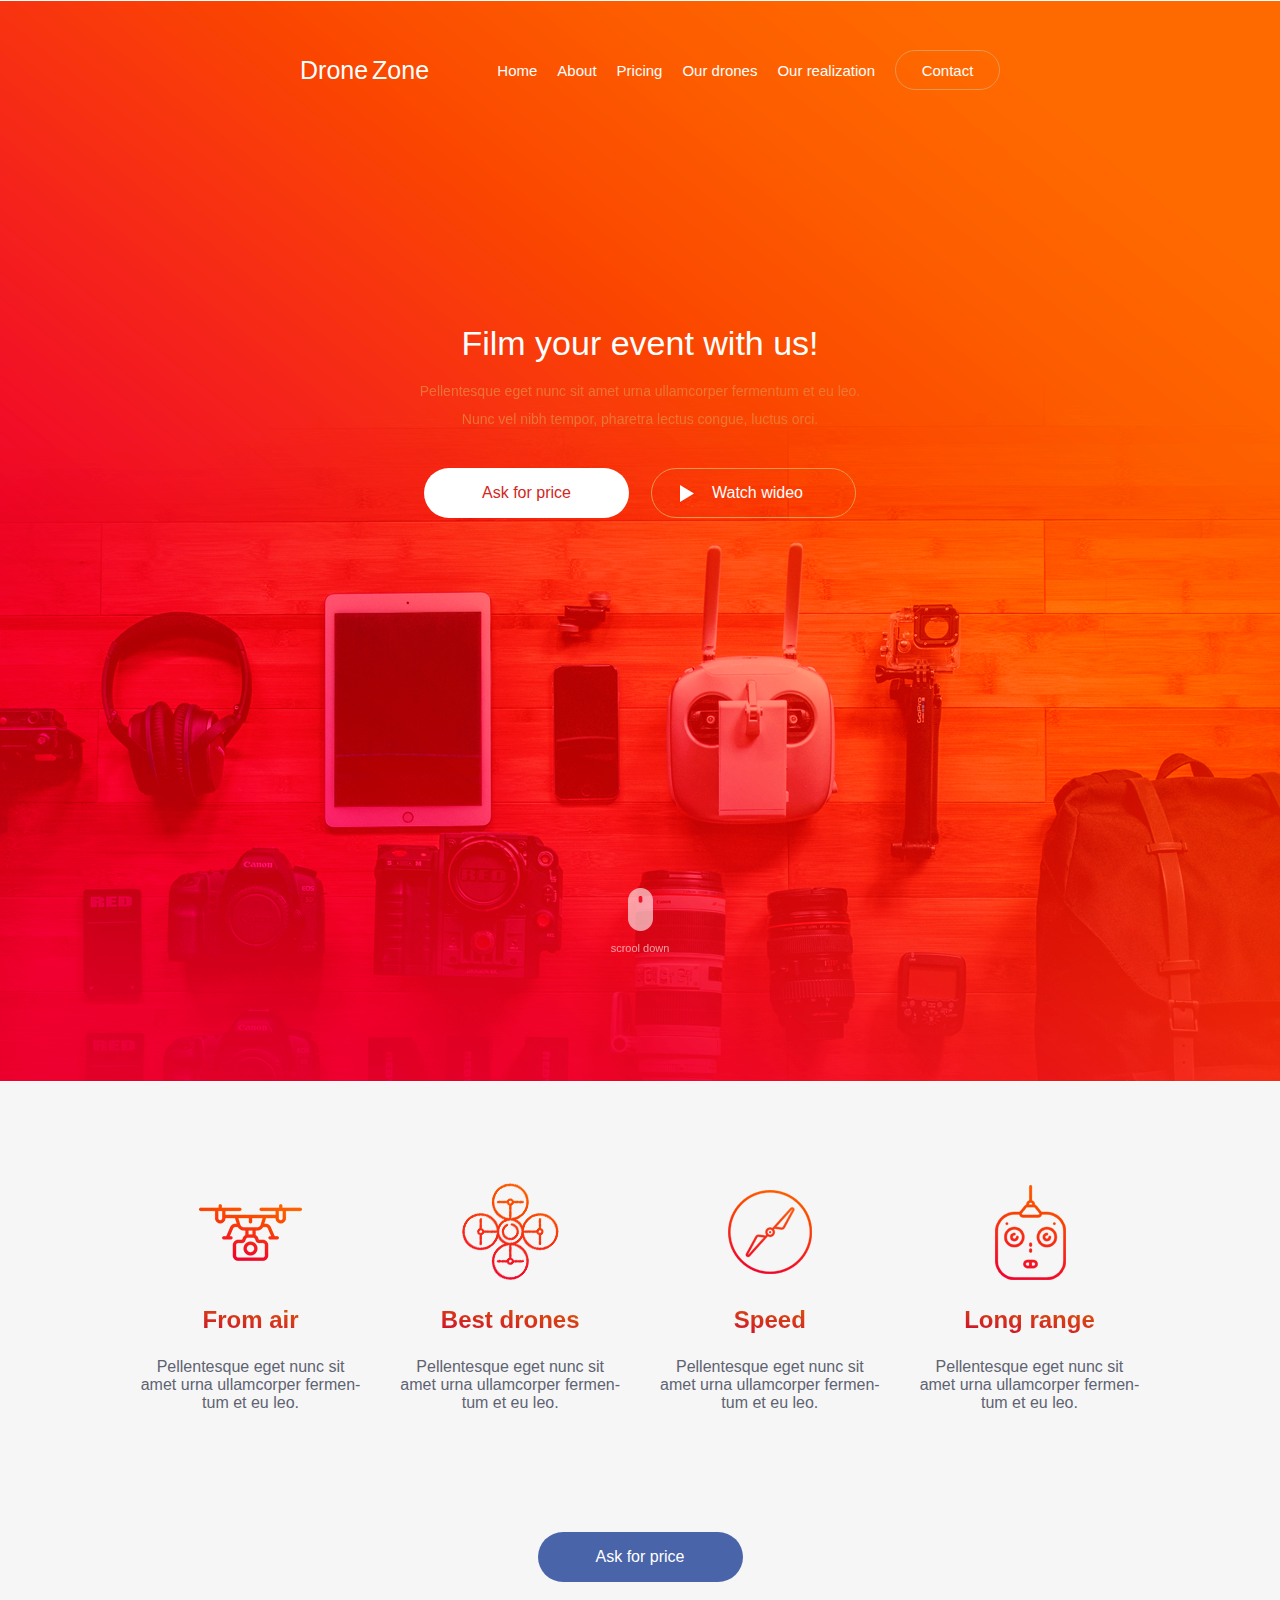
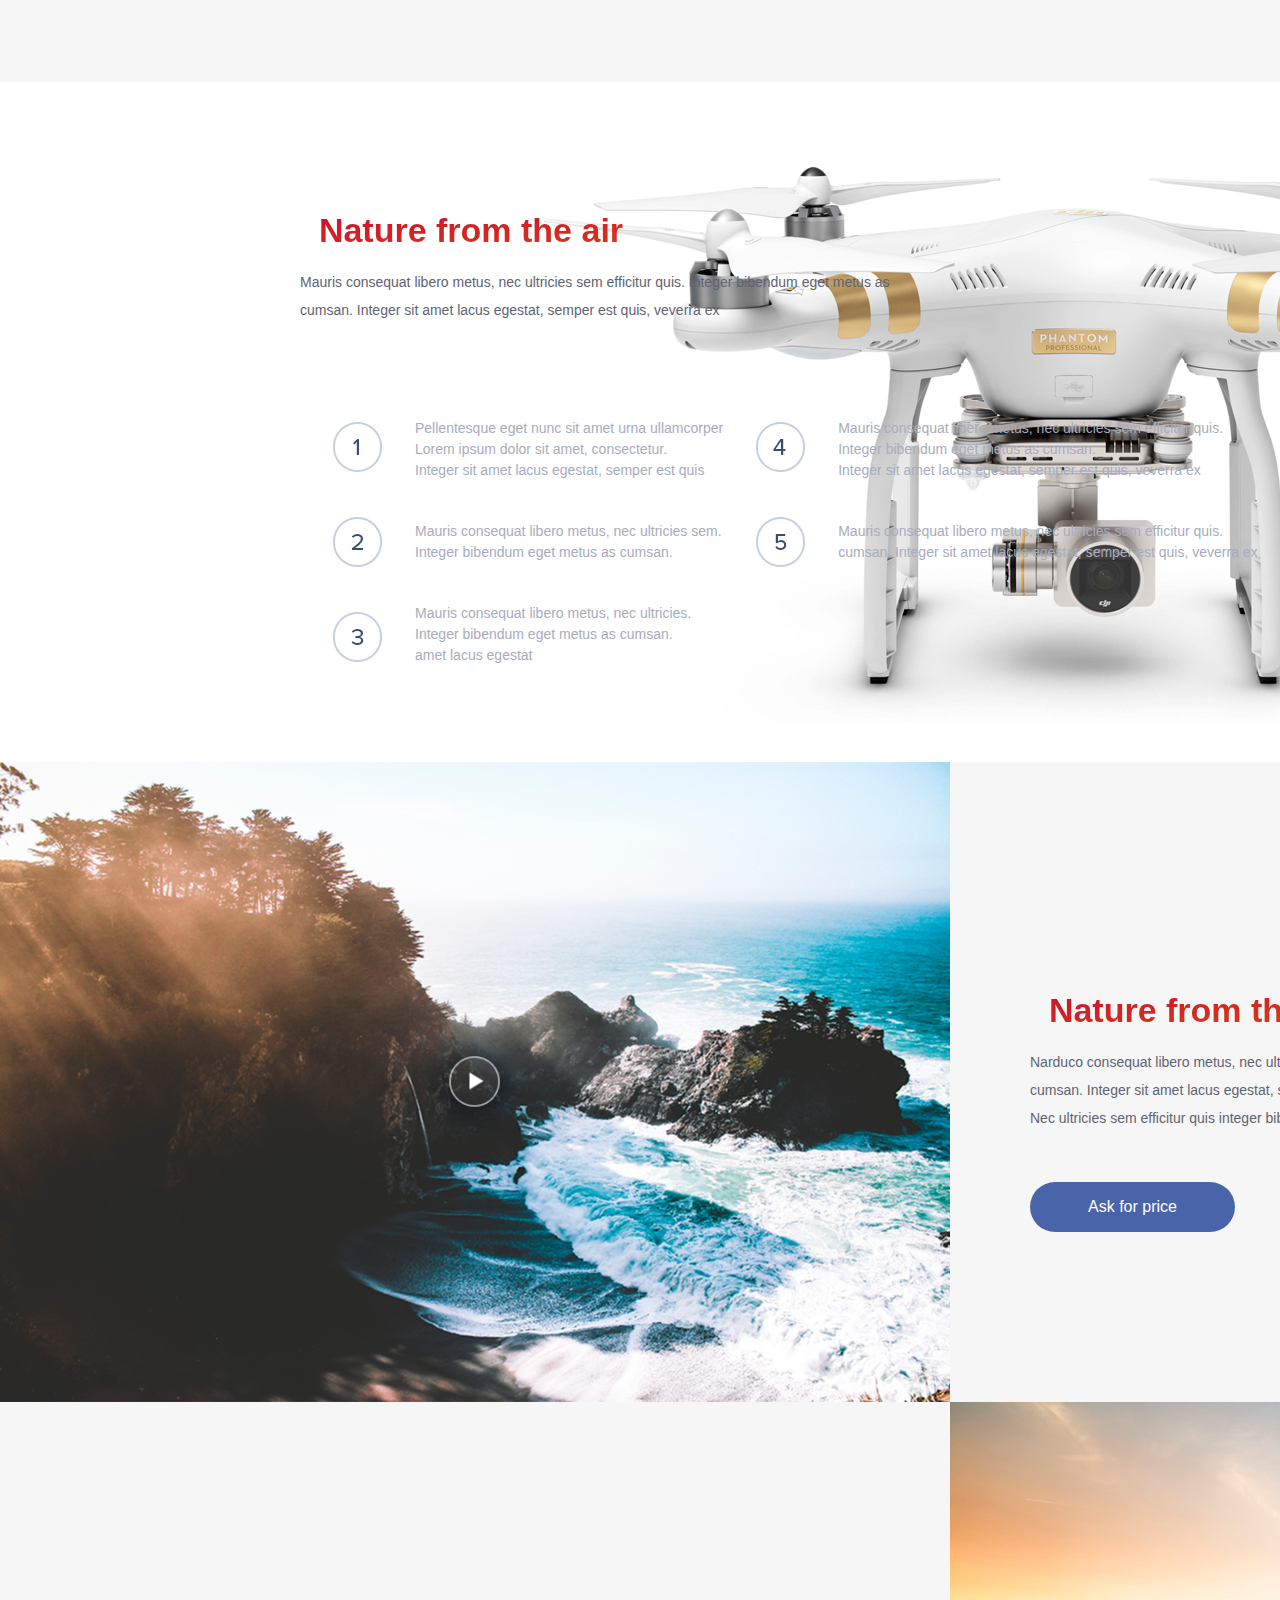
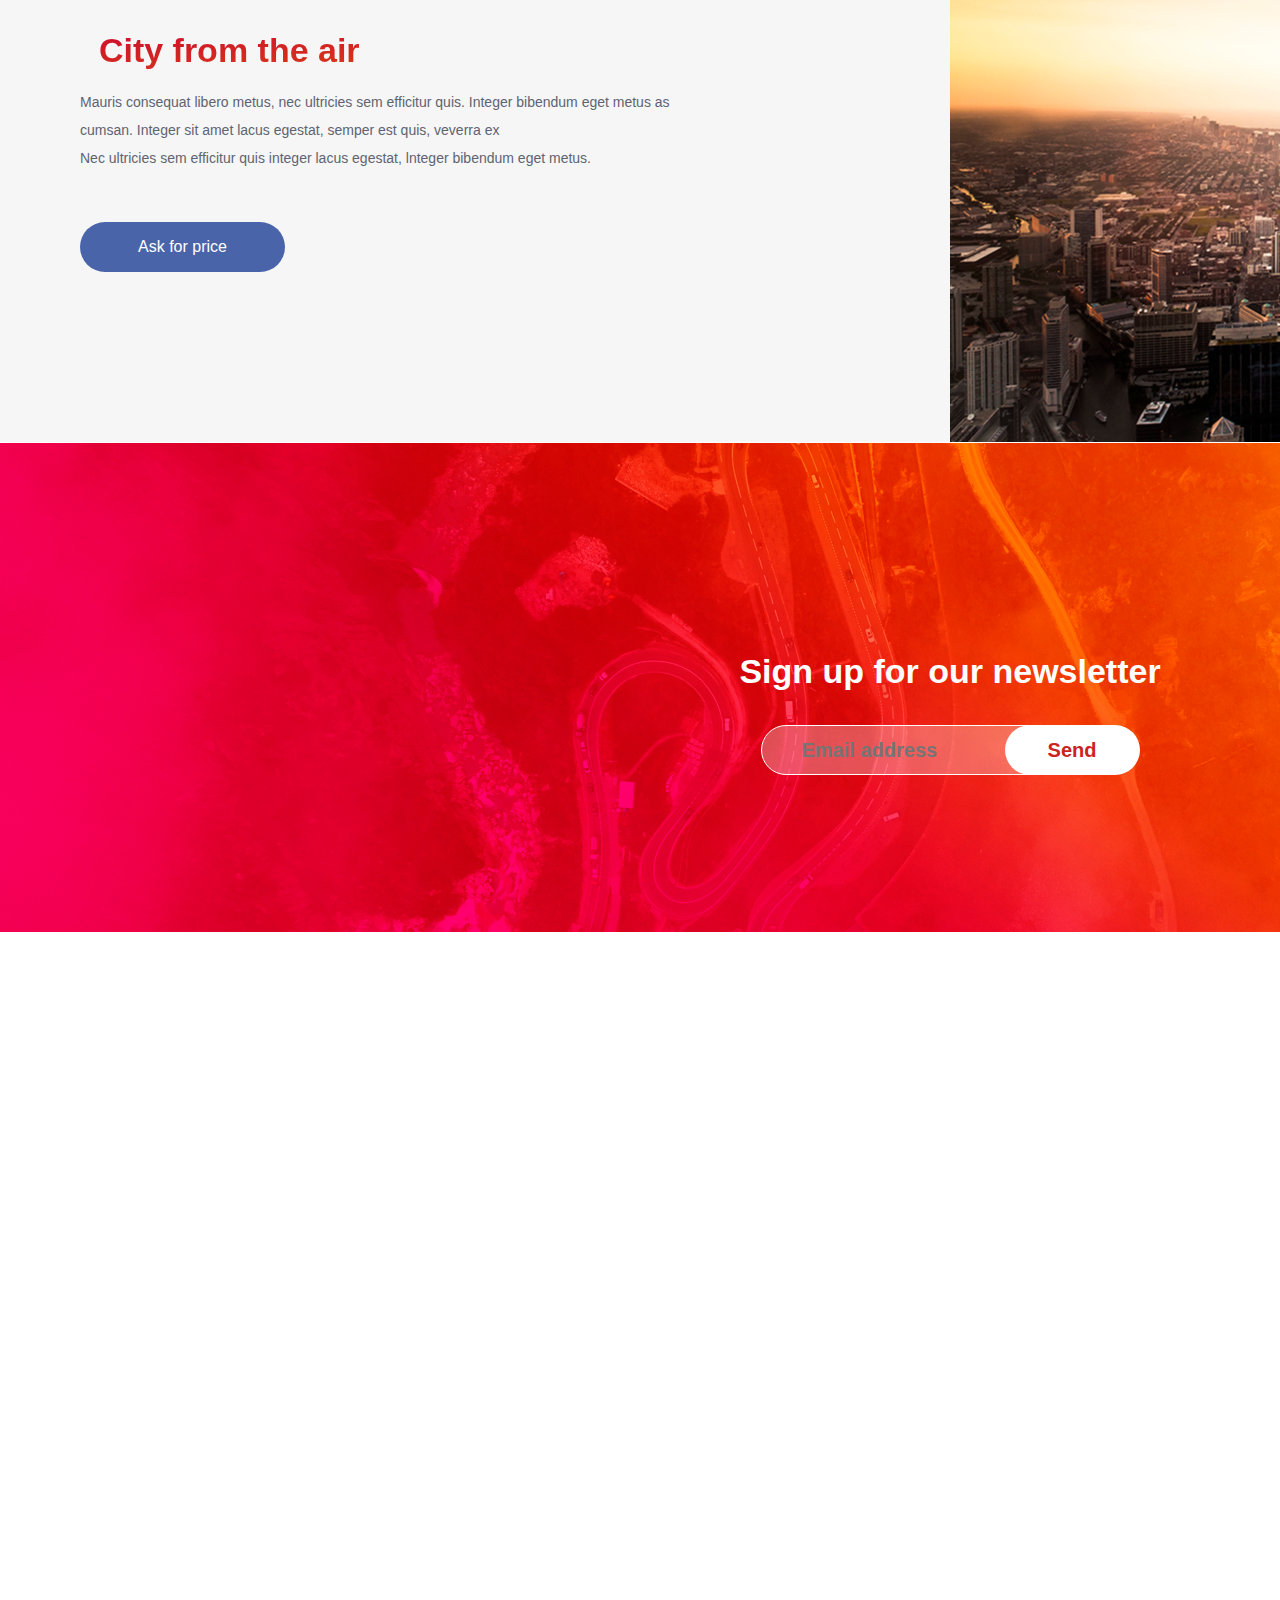
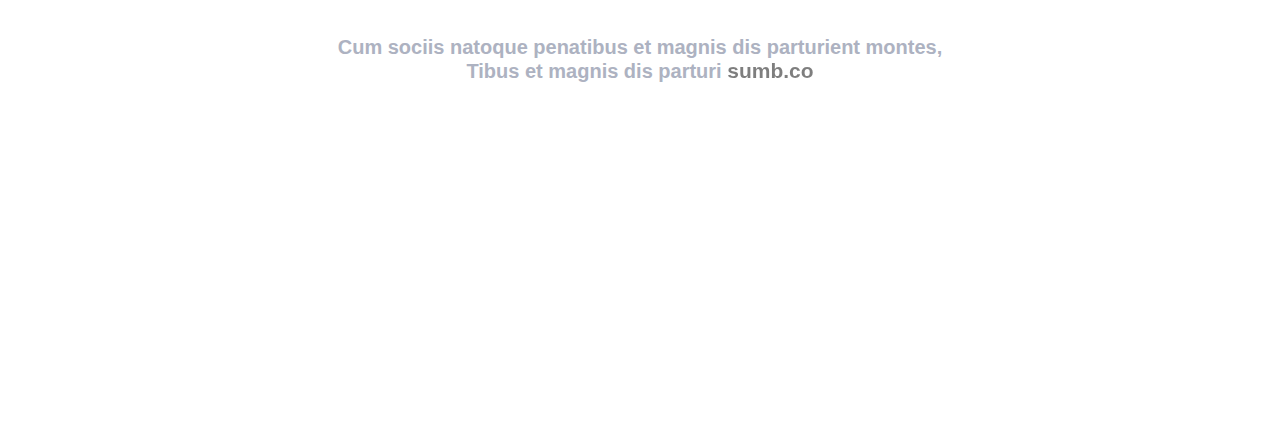
<file: dronezone/index.html>
<!DOCTYPE html>
<html>
  <head>
    <title>Dronezone</title>
    <meta charset="utf-8" />
    <link rel="stylesheet" href="styles/style.css" />
  </head>
  <body>
    <div class="wrapper">
      <div class="header">
        <div class="toper">
          <div class="logo">
            <a class="logo_link1" href="#">Drone</a>
            <a class="logo_link2" href="#">Zone</a>
          </div>
          <div class="menu">
            <a class="menu_item" href="">Home</a>
            <a class="menu_item" href="">About</a>
            <a class="menu_item" href="">Pricing</a>
            <a class="menu_item" href="">Our drones</a>
            <a class="menu_item" href="">Our realization</a>
            <div class="border_menu_item">
              <a class="menu_item1" href="">Contact</a>
            </div>
        </div>
        </div>
        <div class="slogan">
          <p class="slogan1">Film your event with us!</p>
          <p class="slogan2">Pellentesque eget nunc sit amet urna ullamcorper fermentum et eu leo.<br />Nunc vel nibh tempor, pharetra lectus congue, luctus orci.</p>
        </div>
        <div class="buttons">
          <div class="button1"><a href="">Ask for price</a></div>
          <div class="button2"><a href="">Watch wideo</a></div>
        </div>
        <div class="scrool">
          <div class="scrool_img"></div>
          <p>scrool down</p>
        </div>
      </div>
      <div class="icons_mid">
        <div class="wrapper_icons">
          <div class="icon">
            <div class="icon1"></div>
            <div class="icon2"></div>
            <div class="icon3"></div>
            <div class="icon4"></div>
          </div>
          <div class="icons">
            <div class="icons1">
              <p class="first_p">From air</p>
              <p>Pellentesque eget nunc sit<br />amet urna ullamcorper fermen-<br />tum et eu leo.</p>
            </div>
            <div class="icons1">
              <p class="first_p">Best drones</p>
              <p>Pellentesque eget nunc sit<br />amet urna ullamcorper fermen-<br />tum et eu leo.</p>
            </div>
            <div class="icons1">
              <p class="first_p">Speed</p>
              <p>Pellentesque eget nunc sit<br />amet urna ullamcorper fermen-<br />tum et eu leo.</p>
            </div>
            <div class="icons1">
              <p class="first_p">Long range</p>
              <p>Pellentesque eget nunc sit<br />amet urna ullamcorper fermen-<br />tum et eu leo.</p>
            </div>
          </div>
          <div class="button_mid">
            <a class="button_mid_text" href="">Ask for price</a>
          </div>
        </div>
      </div>
      <div class="info_section">
        <div class="wrapper_info">
          <div class="top_text_info">
            <p class="top_text1"> &nbsp Nature from the air</p>
            <p>Mauris consequat libero metus, nec ultricies sem efficitur quis. Integer bibendum eget metus as<br />
            cumsan. Integer sit amet lacus egestat, semper est quis, veverra ex</p>
          </div>
          <div class="wrapper_blocks">
            <div class="blocks1">
              <div class="blocks_bg1"></div>
              <div class="blocks_bg2"></div>
              <div class="blocks_bg3"></div>
            </div>
            <div class="blocks">
              <p>Pellentesque eget nunc sit amet urna ullamcorper
                <br />Lorem ipsum dolor sit amet, consectetur.
                <br /> Integer sit amet lacus egestat, semper est quis
              </p>
              <p>Mauris consequat libero metus, nec ultricies sem.
                <br />Integer bibendum eget metus as cumsan.
              </p>
              <p>Mauris consequat libero metus, nec ultricies.
                <br />Integer bibendum eget metus as cumsan.
                <br />amet lacus egestat</p>
            </div>
            <div class="blocks1">
              <div class="blocks_bg4"></div>
              <div class="blocks_bg5"></div>
            </div>
            <div class="blocks">
              <p>Mauris consequat libero metus, nec ultricies sem efficitur quis.
                <br /> Integer bibendum eget metus as cumsan.
                <br /> Integer sit amet lacus egestat, semper est quis, veverra ex</p>
              <p>Mauris consequat libero metus, nec ultricies sem efficitur quis.
                <br />cumsan. Integer sit amet lacus egestat, semper est quis, veverra ex</p>
            </div>
          </div>
        </div>
      </div>
      <div class="wrapper_portfolio1">
        <div class="portfolio1">
          <div class="video1"></div>
          <div class="video_text1">
            <p class="top_text1"> &nbsp Nature from the air</p>
            <p>Narduco consequat libero metus, nec ultricies sem efficitur quis. Integer bibendum eget metus as
              <br />cumsan. Integer sit amet lacus egestat, semper est quis, veverra ex
              <br />Nec ultricies sem efficitur quis integer bibendum.
            </p>
            <div class="video_text_button">
              <a class="button_text_video"href="">Ask for price</a>
            </div>
          </div>
        </div>
      </div>
      <div class="wrapper_portfolio1">
        <div class="portfolio2">
          <div class="video_text2">
            <p class="top_text2"> &nbsp City from the air</p>
            <p>Mauris consequat libero metus, nec ultricies sem efficitur quis. Integer bibendum eget metus as
              <br />cumsan. Integer sit amet lacus egestat, semper est quis, veverra ex
              <br />Nec ultricies sem efficitur quis integer lacus egestat, lnteger bibendum eget metus.
            </p>
            <div class="video_text_button">
              <a class="button_text_video"href="">Ask for price</a>
            </div>
          </div>
          <div class="video2"></div>
        </div>
      </div>
      <div class="email">
        <div class="central_block">
          <p>Sign up for our newsletter</p>
          <input type="email" placeholder="Email address">
          <input type="submit" value="Send">
        </div>
      </div>
      <iframe class="map" src="https://www.google.com/maps/embed?pb=!1m14!1m12!1m3!1d2279.526372307844!2d60.15378321607182!3d55.15656644528456!2m3!1f0!2f0!3f0!3m2!1i1024!2i768!4f13.1!5e0!3m2!1sru!2sru!4v1548946358375" width="600" height="450" frameborder="0" style="border:0" allowfullscreen></iframe>
      <div class="footer">
        <p>Cum sociis natoque penatibus et magnis dis parturient montes,
          <br /> Tibus et magnis dis parturi <span class="span1">sumb.co</span></p>
      </div>
  </div>
  </body>
</html>
</file>
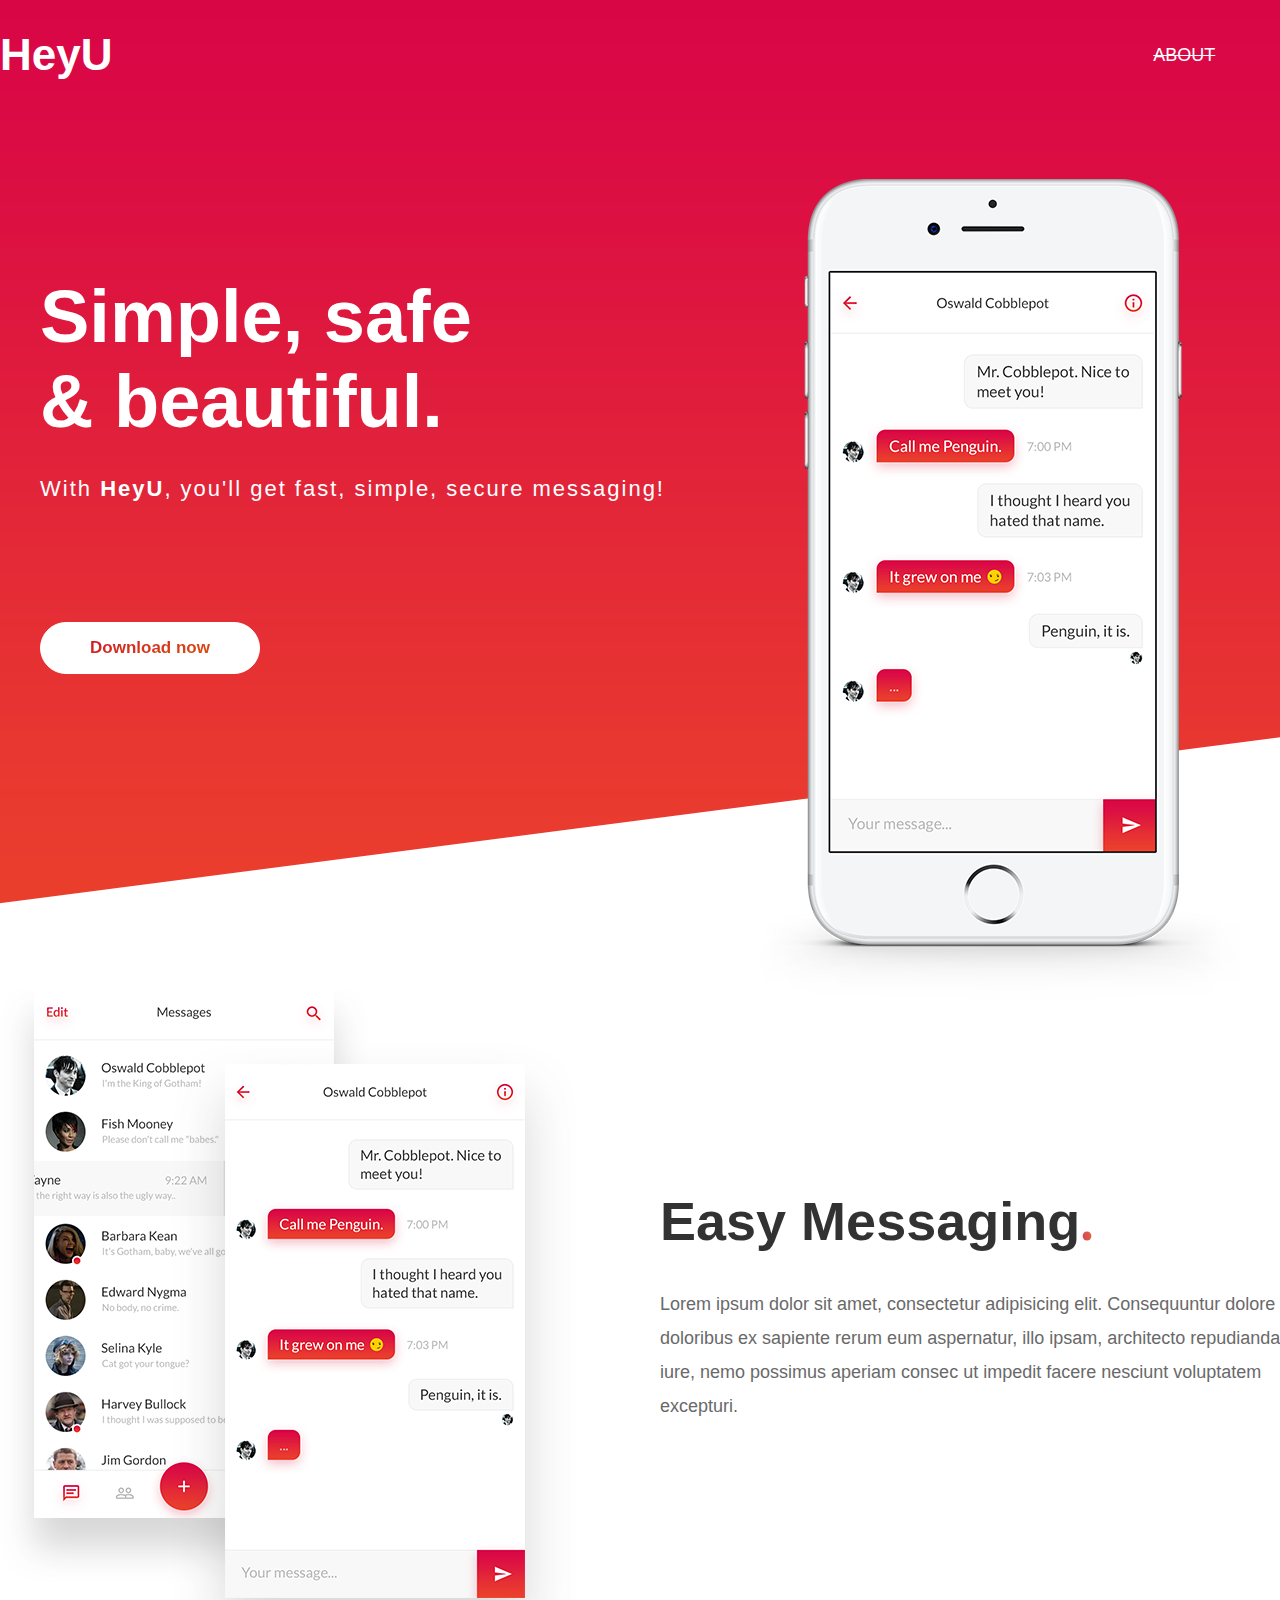
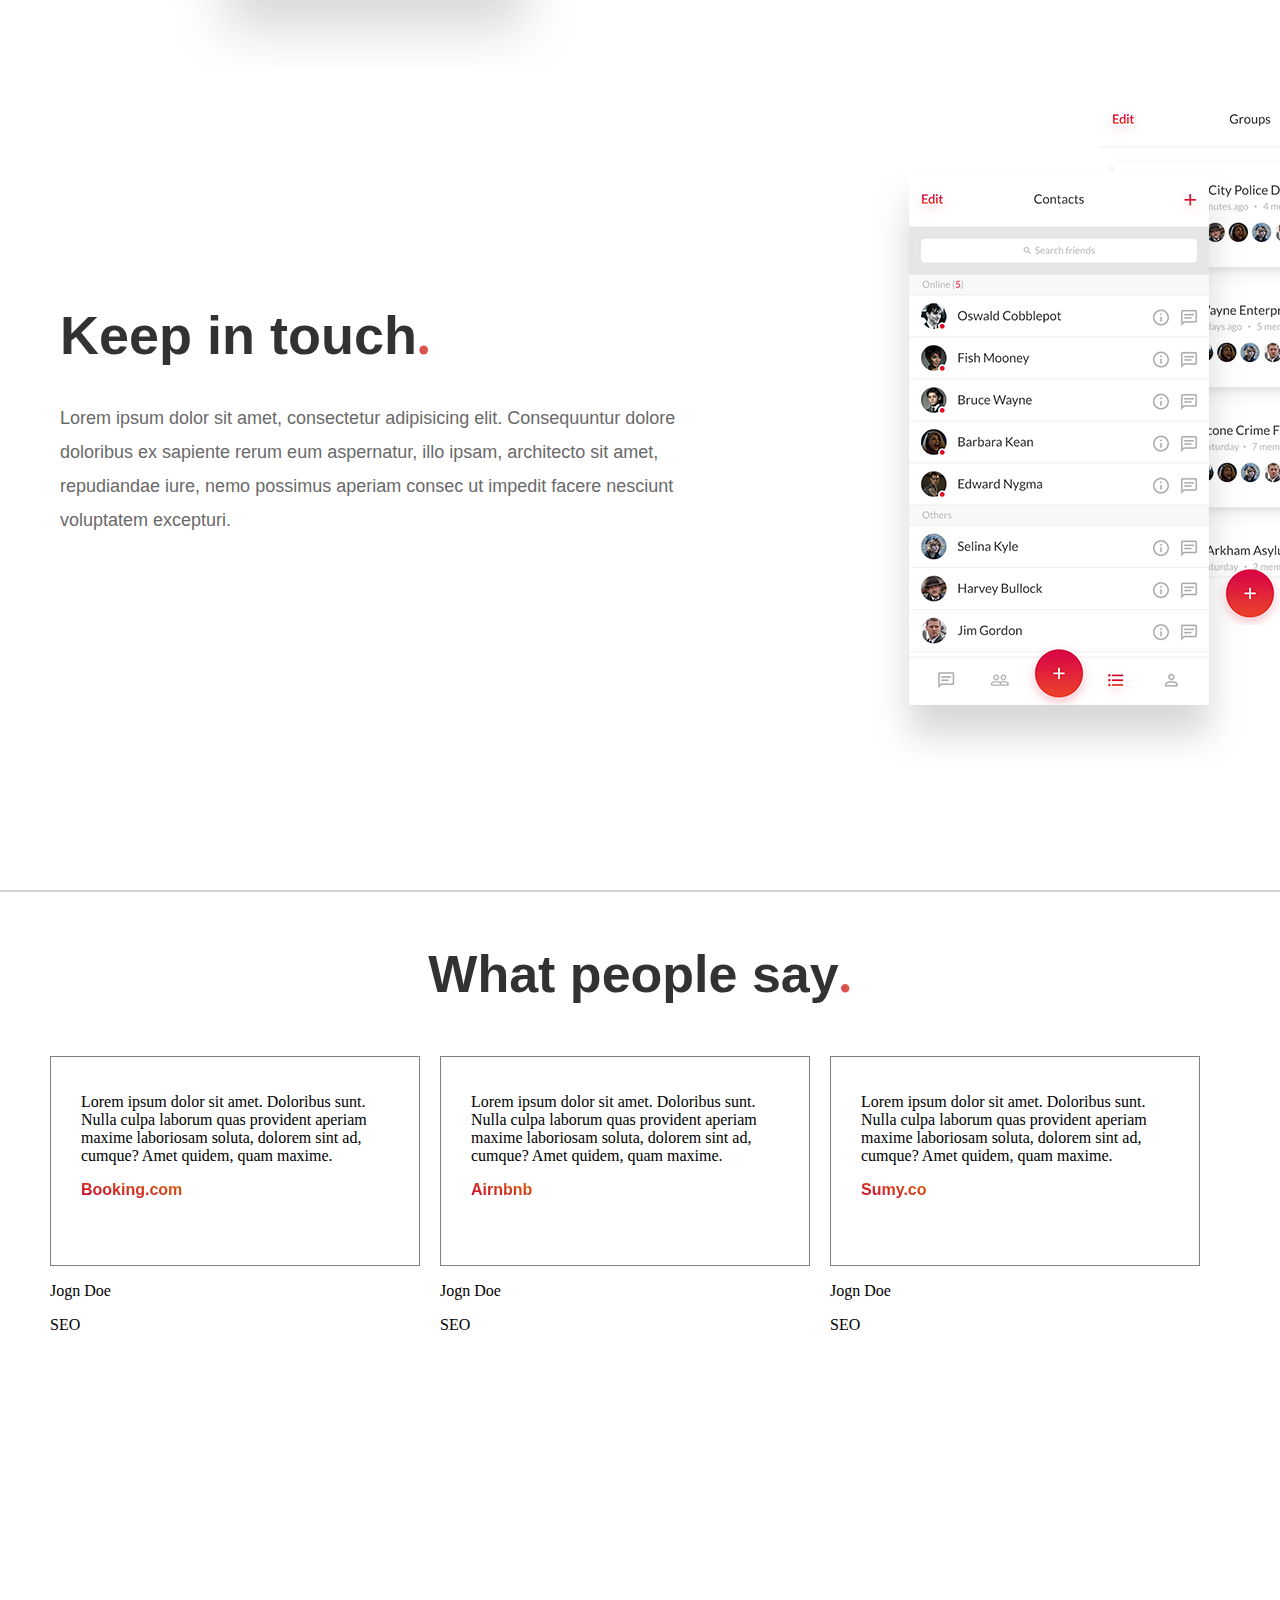
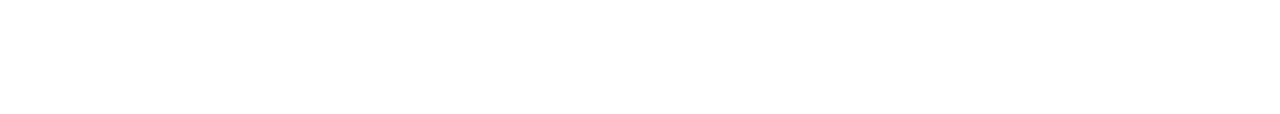
<file: HeyU/index.html>
<!DOCTYPE html>
<html lang="en">
<head>
  <meta charset="UTF-8">
  <meta name="viewport" content="width=device-width, initial-scale=1.0">
  <meta http-equiv="X-UA-Compatible" content="ie=edge">
  <link rel="stylesheet" href="styles/style.css">
  <title>HeyU</title>
</head>
<body>
  <div class="top_container">
    <div class="header">
      <div class="logo">
        <a href="#">HeyU</a>
      </div>
      <div class="menu">
        <a class="line_through"href="#">ABOUT</a>
        <a href="#">FAQ</a>
        <a href="#">SUPPORT</a>
        <a href="#">BLOG</a>
      </div>
    </div>
    <div class="top_middle">
      <div class="text_1">
        <p>Simple, safe & beautiful.</p>
      </div>
      <div class="text_2">
        <p>With <span class="heyu">HeyU</span>, you'll get fast, simple, secure messaging!</p>
      </div>
      <div class="button_top">
        <a href="#">Download now</a>
      </div>
    </div>
  </div>
  <div class="messages">
    <div class="wrapper_message">
      <div class="message">
        <p class="easy_message">Easy Messaging<span class="point">.</span></p>
        <p class="easy_lorem">Lorem ipsum dolor sit amet, consectetur adipisicing elit. Consequuntur dolore doloribus ex sapiente rerum eum aspernatur, illo ipsam, architecto repudiandae iure, nemo possimus aperiam consec ut impedit facere nesciunt voluptatem excepturi.</p>
      </div>
    </div>
  </div>
  <div class="contacts">
    <div class="wrapper_contact">
      <div class="contact">
        <p class="touch_contact">Keep in touch<span class="point">.</span></p>
        <p class="touch_lorem">Lorem ipsum dolor sit amet, consectetur adipisicing elit. Consequuntur dolore doloribus ex sapiente rerum eum aspernatur, illo ipsam, architecto sit amet, repudiandae iure, nemo possimus aperiam consec ut impedit facere nesciunt voluptatem excepturi.</p>
      </div>
    </div>
  </div>
  <div class="wrapper_comments">
    <div class="comments">
      <p class="comment_top">What people say<span class="point">.</span></p>
      <div class="container_comments">
        <div class="comment_1">
          <div class="comment_lorem">
            <p>Lorem ipsum dolor sit amet. Doloribus sunt. Nulla culpa laborum quas provident aperiam maxime laboriosam soluta, dolorem sint ad, cumque? Amet quidem, quam maxime.</p>
            <a href="#" class="site">Booking.com</a>
          </div>
          <div class="comment_man_1">
            <p>Jogn Doe</p>
            <p>SEO</p>
          </div>
        </div>
        <div class="comment_1">
          <div class="comment_lorem">
            <p>Lorem ipsum dolor sit amet. Doloribus sunt. Nulla culpa laborum quas provident aperiam maxime laboriosam soluta, dolorem sint ad, cumque? Amet quidem, quam maxime.</p>
            <a href="#" class="site">Airnbnb</a>
          </div>
          <div class="comment_man_2">
            <p>Jogn Doe</p>
            <p>SEO</p>
          </div>
        </div>
        <div class="comment_1">
          <div class="comment_lorem">
            <p>Lorem ipsum dolor sit amet. Doloribus sunt. Nulla culpa laborum quas provident aperiam maxime laboriosam soluta, dolorem sint ad, cumque? Amet quidem, quam maxime.</p>
            <a href="#" class="site">Sumy.co</a>
          </div>
          <div class="comment_man_3">
            <p>Jogn Doe</p>
            <p>SEO</p>
          </div>
        </div>
      </div>
    </div>
  </div>
</body>
</html>
</file>
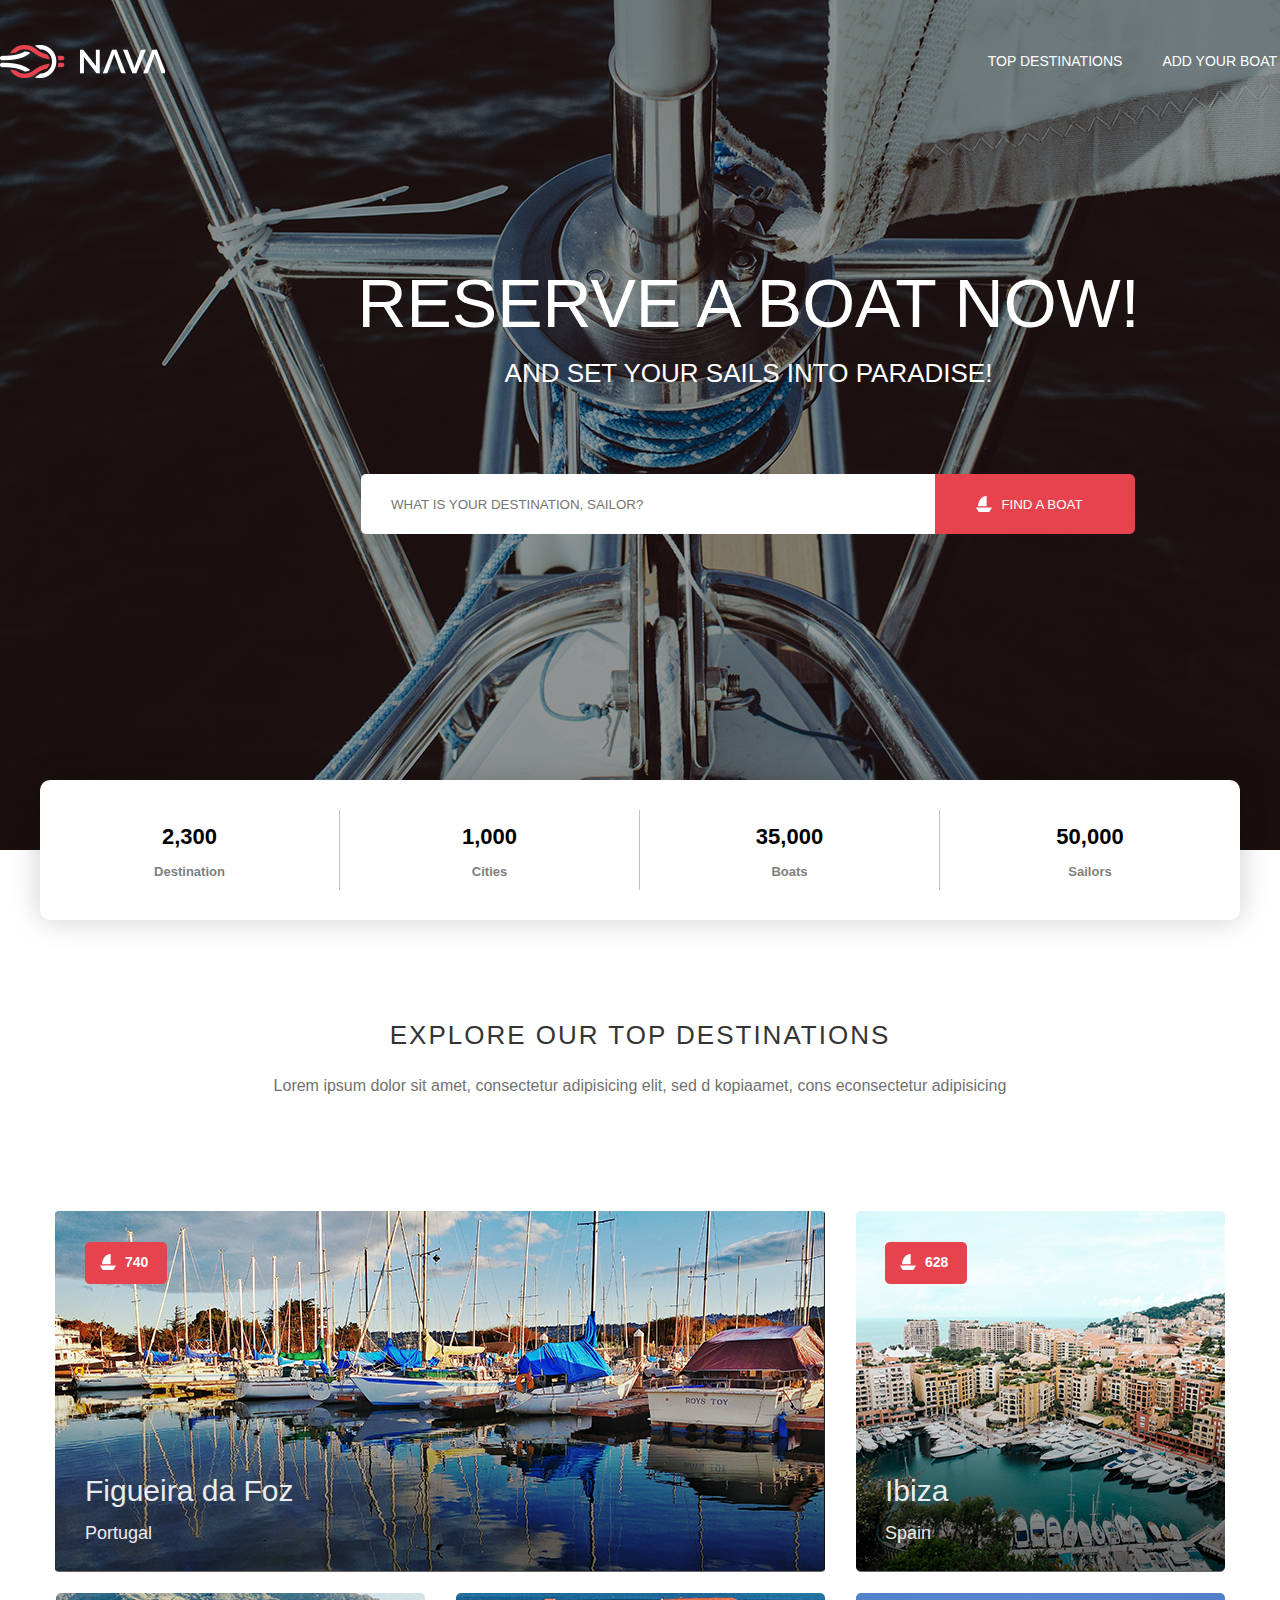
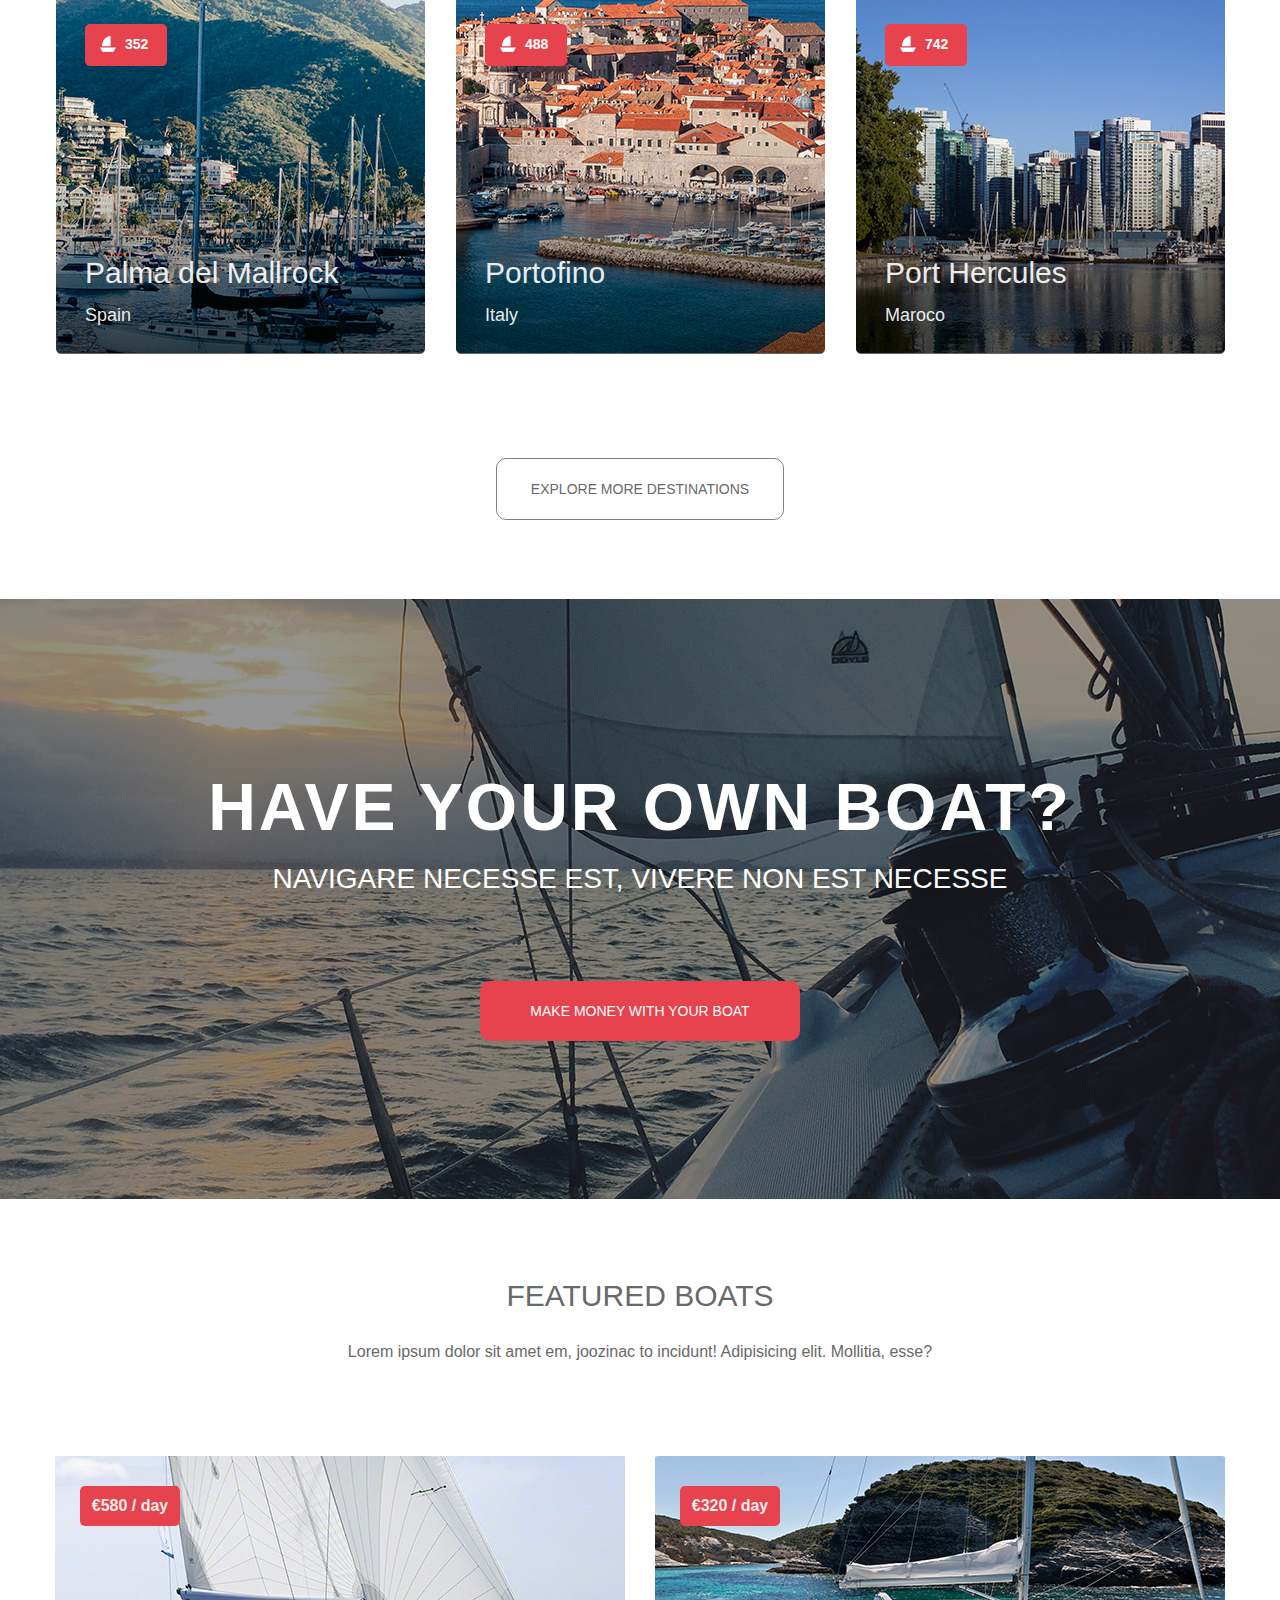
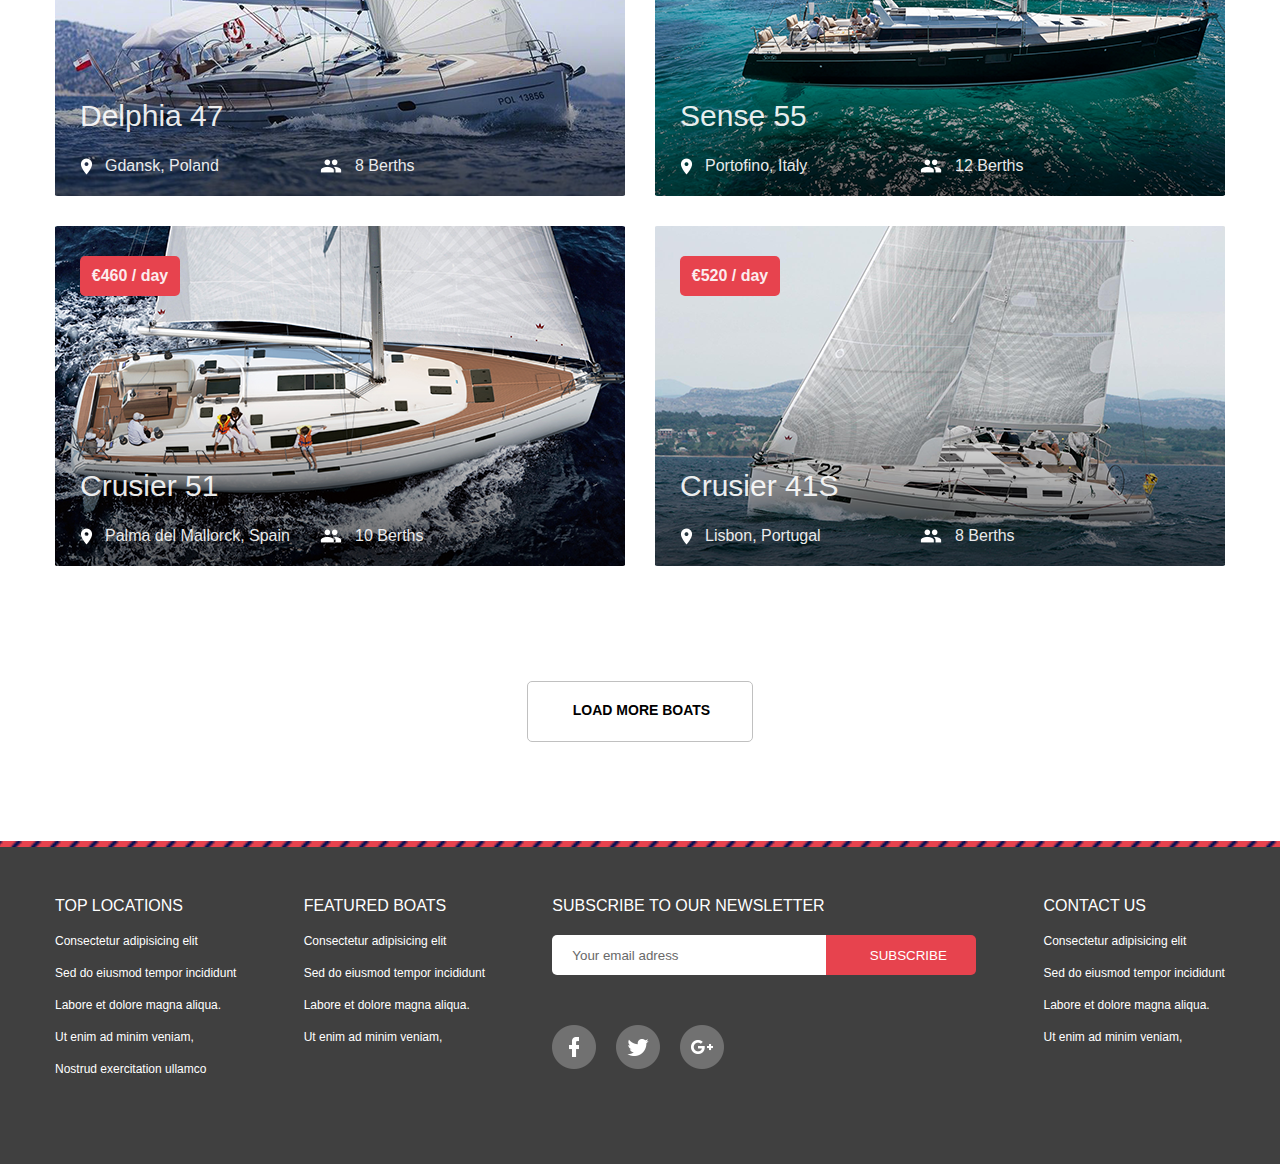
<file: Nava-Symu_co/index.html>
<!DOCTYPE html>
<head>
  <meta charset="utf-8"  />
  <title>Nava-Symo.co</title>
  <link rel="stylesheet" href="styles/style.css">
</head>
<body>
  <div class="wrapper">
    <div class="top">
      <div class="wrapper_top_items">
        <div class="header">
          <div class="logo">
            <a class="logo_link "href="#">&nbsp</a>
          </div>
          <div class="menu">
            <a class="link_menu" href="#">TOP DESTINATIONS</a>
            <a class="link_menu" href="#">ADD YOUR BOAT</a>
            <div class="button_menu">
              <a href="#">SIGN UP</a>
            </div>
          </div>
        </div>
        <div class="text_center">
        <p class="big_text">RESERVE A BOAT NOW!</p>
        <p>AND SET YOUR SAILS INTO PARADISE!</p>
        </div>
        <div class="search">
          <input type="search" placeholder="WHAT IS YOUR DESTINATION, SAILOR?">
          <input type="submit" value="FIND A BOAT">
        </div>
      </div>
    </div>
    <div class="amount">
      <div class="destination amount_items">
      <p class="number">2,300</p>
      <p class="text">Destination</p>
      </div>
      <div class="cities amount_items">
        <p class="number">1,000</p>
        <p class="text">Cities</p>
      </div>
      <div class="boats amount_items">
        <p class="number">35,000</p>
        <p class="text">Boats</p>
      </div>
      <div class="sailors amount_items">
        <p class="number">50,000</p>
        <p class="text">Sailors</p>
      </div>
    </div>
    <div class="portfolio">
      <p class="pf_text1">EXPLORE OUR TOP DESTINATIONS</p>
      <p>Lorem ipsum dolor sit amet, consectetur adipisicing elit, sed d kopiaamet, cons econsectetur adipisicing</p>
      <div class="portfolio_img1">
        <div class="img1">
          <div class="number_amp">
          <p class="number_boats">740</p>
          </div>
          <div class="number_text">
            <p class="number_text1">Figueira da Foz</p>
            <p class="number_text2">Portugal</p>
          </div>
        </div>
        <div class="img2">
          <div class="number_amp">
          <p class="number_boats">628</p>
          </div>
          <div class="number_text">
            <p class="number_text1">Ibiza</p>
            <p class="number_text2">Spain</p>
          </div>
        </div>
      </div>
      <div class="portfolio_img2">
        <div class="img3">
          <div class="number_amp">
          <p class="number_boats">352</p>
          </div>
          <div class="number_text">
            <p class="number_text1">Palma del Mallrock</p>
            <p class="number_text2">Spain</p>
          </div>
        </div>
        <div class="img4">
          <div class="number_amp">
          <p class="number_boats">488</p>
          </div>
          <div class="number_text">
            <p class="number_text1">Portofino</p>
            <p class="number_text2">Italy</p>
          </div>
        </div>
        <div class="img5">
          <div class="number_amp">
          <p class="number_boats">742</p>
          </div>
          <div class="number_text">
            <p class="number_text1">Port Hercules</p>
            <p class="number_text2">Maroco</p>
          </div>
        </div>
      </div>
      <div class="button_portfolio">
        <a class="link_button_portfolio "href="#">EXPLORE MORE DESTINATIONS</a>
      </div>
    </div>
    <div class="wrapper_offers">
      <p class="offer1">HAVE YOUR OWN BOAT?</p>
      <p class="offer2">NAVIGARE NECESSE EST, VIVERE NON EST NECESSE</p>
      <div class="button_offers">
        <a class="link_button_offers" href="#">MAKE MONEY WITH YOUR BOAT</a>
      </div>
    </div>
    <div class="wrapper_preview">
      <div class="preview">
        <p class="preview1">FEATURED BOATS</p>
        <p class="preview2">Lorem ipsum dolor sit amet em, joozinac to incidunt! Adipisicing elit. Mollitia, esse?</p>
        <div class="wrapper_preview_img1">
          <div class="box_preview_img1">
            <div class="preview_img1">
              <div class="price_boats">
                <p>€580 / day</p>
              </div>
              <div class="info_boats">
                <div class="boats_name">
                  <p>Delphia 47</p>
                </div>
                <div class="wrapper_info_boats">
                  <div class="map_marker">
                    <p>Gdansk, Poland</p>
                  </div>
                  <div class="account">
                    <p>8 Berths</p>
                  </div>
                </div>
              </div>
            </div>
            <div class="preview_img2">
              <div class="price_boats">
                <p>€320 / day</p>
              </div>
              <div class="info_boats">
                <div class="boats_name">
                  <p>Sense 55</p>
                </div>
                <div class="wrapper_info_boats">
                  <div class="map_marker">
                    <p>Portofino, Italy</p>
                  </div>
                  <div class="account">
                    <p>12 Berths</p>
                  </div>
                </div>
              </div>
            </div>
          </div>
          <div class="box_preview_img1">
            <div class="preview_img3">
              <div class="price_boats">
                <p>€460 / day</p>
              </div>
              <div class="info_boats">
                <div class="boats_name">
                  <p>Crusier 51</p>
                </div>
                <div class="wrapper_info_boats">
                  <div class="map_marker">
                    <p>Palma del Mallorck, Spain</p>
                  </div>
                  <div class="account">
                    <p>10 Berths</p>
                  </div>
                </div>
              </div>
            </div>
            <div class="preview_img4">
              <div class="price_boats">
                <p>€520 / day</p>
              </div>
              <div class="info_boats">
                <div class="boats_name">
                  <p>Crusier 41S</p>
                </div>
                <div class="wrapper_info_boats">
                  <div class="map_marker">
                    <p>Lisbon, Portugal</p>
                  </div>
                  <div class="account">
                    <p>8 Berths</p>
                  </div>
                </div>
              </div>
            </div>
          </div>
        </div>
      </div>
      <div class="button_preview">
        <a href="#">LOAD MORE BOATS</a>
      </div>
    </div>
    <div class="wrapper_footer">
      <div class="footer">
        <div class="column1">
          <p class="text1">TOP LOCATIONS</p>
          <p>Consectetur adipisicing elit</p>
          <p>Sed do eiusmod tempor incididunt</p>
          <p>Labore et dolore magna aliqua.</p>
          <p>Ut enim ad minim veniam,</p>
          <p>Nostrud exercitation ullamco</p>
        </div>
        <div class="column2">
          <p class="text1">FEATURED BOATS</p>
          <p>Consectetur adipisicing elit</p>
          <p>Sed do eiusmod tempor incididunt</p>
          <p>Labore et dolore magna aliqua.</p>
          <p>Ut enim ad minim veniam,</p>
        </div>
        <div class="column3">
          <p class="text1">SUBSCRIBE TO OUR NEWSLETTER</p>
          <div class="inputs">
            <input type="email" value="Your email adress">
            <input type="submit" value="SUBSCRIBE">
          </div>
          <div class="social">
            <div class="facebook">
              <a href="#">&nbsp</a>
            </div>
            <div class="twitter">
              <a href="#">&nbsp</a>
            </div>
            <div class="google">
              <a href="#">&nbsp</a>
            </div>
          </div>
        </div>
        <div class="column4">
          <p class="text1">CONTACT US</p>
          <p>Consectetur adipisicing elit</p>
          <p>Sed do eiusmod tempor incididunt</p>
          <p>Labore et dolore magna aliqua.</p>
          <p>Ut enim ad minim veniam,</p>
        </div>
      </div>
    </div>
  </div>
</body>
</file>
<file: dronezone/styles/style.css>
* {
  box-sizing: border-box;
}
body {
  margin: 0;
}
.wrapper {

}
.header {
  background: url('../img/bg.png') center center no-repeat;
  padding-top: 50px;
  height: 1082px;
}
.toper {
  display: flex;
  justify-content: space-between;
  align-items: center;
}
.logo {
  margin-left: 300px;
}
.logo_link1 {
  font-size: 25px;
  font-family: 'Proxima Nova Regular', sans-serif;
  font-weight: 520;
  color: #fff;
  text-decoration: none;
}
.logo_link2 {
  font-size: 25px;
  font-family: 'Proxima Nova Regular', sans-serif;
  font-weight: 400;
  color: #fff;
  text-decoration: none;
}
.menu {
  display: flex;
  margin-right: 280px;
  align-items: center;
}
.menu_item {
  font-size: 15px;
  font-family: 'Proxima Nova Regular', sans-serif;
  font-weight: 500;
  color: #fff;
  text-decoration: none;
  margin-left: 20px;
}
.menu_item1 {
  font-size: 15px;
  font-family: 'Proxima Nova Regular', sans-serif;
  font-weight: 500;
  color: #fff;
  text-decoration: none;
}
.border_menu_item {
  display: flex;
  width: 105px;
  height: 40px;
  border: 1px solid #ea974f;
  border-radius: 20px;
  margin-left: 20px;
  align-items: center;
  justify-content: center;
}
.slogan {
  padding-top: 200px;
  text-align: center;
}
.slogan1 {
  font-size: 34px;
  font-family: 'Proxima Nova Regular', sans-serif;
  font-weight: 500;
  color: #fff;
}
.slogan2 {
  margin-top: -20px;
  font-size: 14px;
  font-family: 'Proxima Nova Regular', sans-serif;
  color: #eb823f;
  opacity: 0.8;
  line-height: 2;
}
.buttons {
  display: flex;
  align-items: center;
  justify-content: center;
  margin-top: 35px;
}
.buttons a {
  text-decoration: none;
}
.button1 {
  background: #fff;
  width: 205px;
  height: 50px;
  border-radius: 25px;
  display: flex;
  align-items: center;
  justify-content: center;
  margin-right: 11px;
}
.button1 a {
  font-family: 'Proxima Nova Regular', sans-serif;
  font-weight: 510;
  color: #d32721;
}
.button2 {
  border: 1px solid #ea974f;
  width: 205px;
  height: 50px;
  border-radius: 25px;
  display: flex;
  align-items: center;
  justify-content: center;
  background: url('../img/play.png') 15% 50% no-repeat;
  margin-left: 11px;
}
.button2 a {
  padding-left: 60px;
  padding-top: 15px;
  height: 100%;
  width: 100%;
  font-family: 'Proxima Nova Regular', sans-serif;
  font-weight: 510;
  color: #fff;
}
@keyframes mouse {
  0% { margin-top: 370px }
  100% { margin-top: 350px };
}
.scrool {
  animation: mouse 0.5s cubic-bezier(0.1,0.25,0.1,1) 0s infinite alternate both;
  margin-top: 370px;
}
.scrool_img {
  width: 25px;
  height: 43px;
  background: url('../img/scrool.png') no-repeat;
  margin: auto;
}
.scrool p {
  color: #fff;
  opacity: 0.6;
  font-size: 11px;
  font-family: 'Proxima Nova Regular', sans-serif;
  font-weight: 510;
  text-align: center;
}
.icons_mid {
  background: #f6f6f6;
  height: 600px;
  padding-top: 100px;
}
.wrapper_icons {
  width: 1200px;
  margin: auto;
}
.icon {
  height: 100px;
  display: flex;
  justify-content: center;
}
.icon1 {
  height: 100px;
  width: 110px;
  background: url('../img/from.png') center no-repeat;
  margin: 0 75px;
}
.icon2 {
  height: 100px;
  width: 110px;
  background: url('../img/drone.png') center no-repeat;
  margin: 0 75px;
}
.icon3 {
  height: 100px;
  width: 110px;
  background: url('../img/speed.png') center no-repeat;
  margin: 0 75px;
}
.icon4 {
  height: 100px;
  width: 110px;
  background: url('../img/long.png') center no-repeat;
  margin: 0 75px;
}
.icons {
  text-align: center;
  display: flex;
  justify-content: center;
}
.icons1 {
  height: 250px;
  margin: 0 20px;
}
.icons1 .first_p {
  font-size: 24px;
  font-weight: 600;
  background: linear-gradient(to bottom left, #e06900, #cb0035);
  -webkit-background-clip: text;
  -webkit-text-fill-color: transparent;
  color: #0B2349;
}
.icons1 p {
  color: #5e6372;
  font-family: 'Proxima Nova Regular', sans-serif;
  font-weight: 500;
}
.button_mid {
  background: #4964a9;
  width: 205px;
  height: 50px;
  border-radius: 25px;
  margin: auto;
  display: flex;
  justify-content: center;
  align-items: center;
}
.button_mid_text {
  text-decoration: none;
  font-family: 'Proxima Nova Regular', sans-serif;
  font-weight: 520;
  color: #fff;
}
.info_section {
  height: 680px;
  background: url('../img/big_drone.png') center right no-repeat;
  padding-left: 300px;
  padding-top: 80px;
}
.top_text_info .top_text1 {
  font-size: 34px;
  font-family: 'Proxima Nova Regular', sans-serif;
  font-weight: 600;
  background: linear-gradient(to top left, #e06900, #cb0035);
  -webkit-background-clip: text;
  -webkit-text-fill-color: transparent;
  margin-bottom: -10px;
}
.top_text_info p {
  font-family: 'Proxima Nova Regular', sans-serif;
  font-size: 14px;
  font-weight: 500;
  color: #5e6372;
  line-height: 2;
}
.wrapper_blocks {
  display: flex;
  margin-top: 80px;
}
.blocks1 {
  margin-top: 15px;
}
.blocks1 div{
  margin-bottom: 40px;
  margin-left: 30px;
}
.blocks {
  margin-left: 30px;
  color: #a7acbc;
  line-height: 1.5;
  font-family: 'Proxima Nova Regular', sans-serif;
  font-size: 14px;
}
.blocks p {
  margin-bottom: 40px;
}
.blocks_bg1 {
  background: url('../img/1.png') center center no-repeat;
  width: 55px;
  height: 55px;
}
.blocks_bg2 {
  background: url('../img/2.png') center center no-repeat;
  width: 55px;
  height: 55px;
}
.blocks1 .blocks_bg3 {
  background: url('../img/3.png') center center no-repeat;
  width: 55px;
  height: 55px;
}
.blocks_bg4 {
  background: url('../img/4.png') center center no-repeat;
  width: 55px;
  height: 55px;
}
.blocks_bg5 {
  background: url('../img/5.png') center center no-repeat;
  width: 55px;
  height: 55px;
}
.wrapper_portfolio1 {
  background: #f6f6f6;
}
.portfolio1 {
  height: 640px;
  width: 1900px;
  display: flex;
  background: #f6f6f6;
  margin: auto;
}
.video1 {
  background: url('../img/video1.png') center center no-repeat;
  width: 950px;
  height: 640px;
}
.video_text1 {
  padding-left: 80px;
  padding-top: 180px;
}
.video_text1 p {
  font-family: 'Proxima Nova Regular', sans-serif;
  font-size: 14px;
  font-weight: 500;
  color: #5e6372;
  line-height: 2;
}
.video_text1 .top_text1 {
  font-size: 34px;
  font-family: 'Proxima Nova Regular', sans-serif;
  font-weight: 600;
  background: linear-gradient(to top left, #e06900, #cb0035);
  -webkit-background-clip: text;
  -webkit-text-fill-color: transparent;
  margin-bottom: -10px;
}
.video_text_button {
  background: #4964a9;
  width: 205px;
  height: 50px;
  border-radius: 25px;
  display: flex;
  justify-content: center;
  align-items: center;
  margin-top: 50px;
}
.button_text_video {
  text-decoration: none;
  font-family: 'Proxima Nova Regular', sans-serif;
  font-weight: 520;
  color: #fff;
}
.video2 {
  background: url('../img/video2.png') center center no-repeat;
  width: 950px;
  height: 640px;
}
.portfolio2 {
  height: 640px;
  display: flex;
  background: #f6f6f6;
  width: 1900px;
  margin: auto;
}
.video_text2{
  padding-left: 80px;
  padding-top: 180px;
}
.video_text2 p {
  font-family: 'Proxima Nova Regular', sans-serif;
  font-size: 14px;
  font-weight: 500;
  color: #5e6372;
  line-height: 2;
  width: 870px;
}
.video_text2 .top_text2 {
  font-size: 34px;
  font-family: 'Proxima Nova Regular', sans-serif;
  font-weight: 600;
  background: linear-gradient(to top left, #e06900, #cb0035);
  -webkit-background-clip: text;
  -webkit-text-fill-color: transparent;
  margin-bottom: -10px;
}
.email {
  background: url('../img/email_bg.png') center center no-repeat;
  height: 490px;
  width: 1900px;
  padding-top: 160px;
  margin: auto;
}
.central_block {
  width: 800px;
  margin: auto;
  text-align: center;
  align-items: center;
}
.central_block p {
  font-size: 34px;
  margin-top: 50px;
  font-family: 'Proxima Nova Regular', sans-serif;
  font-weight: 600;
  color: #fff;
}
input[type="email"] {
  border: 0.6px solid #fff;
  background: rgba(255, 255, 255, 0.3);
  height: 50px;
  width: 300px;
  border-radius: 25px;
  font-family: 'Proxima Nova Regular', sans-serif;
  font-size: 20px;
  font-weight: 600;
  padding-left: 40px;
  color: #fff;
}
input[type="submit"] {
  background: #fff;
  height: 50px;
  width: 135px;
  border-radius: 25px;
  margin-left: -60px;
  color: #cb241e;
  font-family: 'Proxima Nova Regular', sans-serif;
  font-size: 20px;
  font-weight: 600;
  border: none;
}
.map {
  width: 100%;
  height: 600px;
}
.footer {
  height: 500px;
  text-align: center;
  color: #adb2c1;
  font-family: 'Proxima Nova Regular', sans-serif;
  font-size: 20px;
  font-weight: 600;
  padding-top: 80px;
}
.span1 {
font-family: 'Proxima Nova Regular', sans-serif;
font-size: 21px;
font-weight: 800;
color: black;
opacity: 0.5;
}
</file>
<file: HeyU/styles/style.css>
* {
  box-sizing: border-box;
}
a {
  text-decoration: none;
}
body {
  margin: 0;
}
.top_container {
  background: url('../images/bg_top.png') top center no-repeat;
  height: 970px;
}
.header {
  display: flex;
  justify-content: space-between;
  align-items: center;
  margin: auto;
  height: 110px;
  width: 1580px;
}
.logo a {
  color: #fff;
  font-family: 'Myriad Pro Regular', sans-serif;
  font-size: 44px;
  font-weight: 700;
}
.menu a {
  color: #fff;
  font-family: 'Myriad Pro Regular', sans-serif;
  font-size: 18px;
  margin-left: 60px;
}
.line_through {
  text-decoration: line-through;
}
.top_middle {
  height: 850px;
  width: 1200px;
  margin: auto;
  background: url('../images/iphone_top.png') right bottom no-repeat;
  padding-top: 50px;
  margin-top: 40px;
}
.text_1 {
  width: 500px;
  height: 180px;
}
.text_1 p {
  font-size: 74px;
  color: #fff;
  font-family: 'Myriad Pro Regular', sans-serif;
  font-weight: 600;
}
.text_2 p {
  color: #fff;
  font-family: 'Myriad Pro Regular', sans-serif;
  font-size: 22px;
  letter-spacing: 2px;
}
.heyu {
  font-weight: 600;
}
.button_top {
  width: 220px;
  border: 1px solid white;
  border-radius: 30px;
  background: #fff;
  align-items: center;
  text-align: center;
  margin-top: 120px;
  padding: 15px 20px;
}
.button_top a {
  background: linear-gradient(to top left, #e06900, #cb0035);
  -webkit-background-clip: text;
  -webkit-text-fill-color: transparent;
  font-size: 17px;
  font-family: 'Myriad Pro Regular', sans-serif;
  font-weight: 600;
  padding: 15px 20px;
}
.messages {
  height: 680px;
  width: 100%;
}
.wrapper_message {
  width: 1400px;
  height: 680px;
  margin: auto;
  background: url('../images/messages.png') left no-repeat;
  display: flex;
  justify-content: flex-end;
  margin-top: 20px;
}
.message {
  width: 640px;
  margin-right: 100px;
}
.easy_message {
  font-size: 54px;
  font-family: 'Myriad Pro Regular', sans-serif;
  font-weight: 800;
  opacity: 0.8;
  margin-top: 200px;
}
.point {
  background: linear-gradient(to bottom left, #e06900, #cb0035);
  -webkit-background-clip: text;
  -webkit-text-fill-color: transparent;
  font-family: 'Myriad Pro Regular', serif;
  font-weight: 600;
}
.easy_lorem {
  color: dimgray;
  font-family: 'Myriad Pro Regular', sans-serif;
  font-size: 18px;
  line-height: 34px;
  margin-top: -20px;
}
.contacts {
  height: 680px;
  width: 100%;
}
.wrapper_contact {
  width: 1400px;
  height: 680px;
  margin: auto;
  background: url('../images/contact.png') right no-repeat;
  margin-top: 20px;
}
.contact {
  width: 640px;
  padding-top: 160px;
  margin-left: 60px;
}
.touch_contact {
  font-size: 54px;
  font-family: 'Myriad Pro Regular', sans-serif;
  font-weight: 800;
  opacity: 0.8;

}
.touch_lorem {
  color: dimgray;
  font-family: 'Myriad Pro Regular', sans-serif;
  font-size: 18px;
  line-height: 34px;
  margin-top: -20px;
}
.wrapper_comments {
  height: 822px;
  border-top: 2px solid lightgray;
  margin-top: 120px;
}
.comments {
  width: 1200px;
  height: 822px;
  margin: auto;
  align-items: center;
  display: flex;
  flex-direction: column;
}
.comment_top {
  font-size: 52px;
  font-family: 'Myriad Pro Regular', sans-serif;
  font-weight: 800;
  opacity: 0.8;
}
.container_comments {
  width: 1200px;
  display: flex;
}
.comment_1 {
  width: 370px;
  margin: 0 10px;
}
.comment_lorem {
  height: 210px;
  width: 370px;
  border: 1px solid gray;
  padding: 20px 30px 20px 30px;
}
.site {
  background: linear-gradient(to bottom left, #e06900, #cb0035);
  -webkit-background-clip: text;
  -webkit-text-fill-color: transparent;
  font-family: 'Myriad Pro Regular', sans-serif;
  font-weight: 600;
}
</file>
<file: Nava-Symu_co/styles/style.css>
* {
  box-sizing: border-box;
}
body {
  margin: 0;
}
.wrapper {
  height: 4313px;
  background: #fff;
}
.top {
  background: url('../img/top_bg.png') center center no-repeat;
  height: 850px;
  padding-top: 40px;
}
.wrapper_top_items {
  width: 1497px;
  margin: auto;
}
.header {
  display: flex;
  justify-content: space-between;
  align-items: center;
}
.logo {
  background: url('../img/top_logo.png') no-repeat;
  height: 33px;
  width: 165px;
}
.logo a {
  height: 100%;
  width: 100%;
  padding-left: 160px;
  padding-bottom: 15px;
  text-decoration: none;
}
.menu {
  display: flex;
  align-items: center;
}
.menu a {
  text-decoration: none;
  color: #fff;
  font-family: 'Myriad Pro Regular', sans-serif;
  font-size: 14px;
}
a.link_menu {
  margin-right: 40px;
}
.button_menu {
  border: 1px solid #fff;
  width: 150px;
  height: 42px;
  border-radius: 5px;
  display: flex;
  align-items: center;
  justify-content: center;
  margin-left: 30px;
}
.button_menu a {
  padding: 12px 45px 12px 45px;
}
.text_center {
  margin-top: 220px;
  text-align: center;
}
.text_center p {
  color: #fff;
  font-family: 'Myriad Pro Regular', sans-serif;
  font-size: 26px;
  line-height: 2px;
  font-weight: 500;
}
.text_center .big_text {
  font-size: 68px;
}
.search {
  width: 775px;
  margin: auto;
  margin-top: 100px;
}
input[type="search"] {
  height: 60px;
  width: 580px;
  background: #fff;
  border-radius: 5px;
  border: none;
  padding-left: 30px;
}
input[type="submit"] {
  background: url('../img/input_bg.png') no-repeat;
  border-radius: 0 5px 5px 0;
  height: 60px;
  width: 200px;
  border: none;
  margin-left: -10px;
  padding-left: 20px;
  color: #fff;
}
.amount {
  width: 1200px;
  height: 140px;
  background: #fff;
  border-radius: 10px;
  display: flex;
  margin: auto;
  margin-top: -70px;
  justify-content: space-around;
  align-items: center;
  box-shadow: 0 0 30px rgba(0,0,0,0.2);
}
.amount_items {
  text-align: center;
  height: 80px;
  width: 300px;
}
.destination {
  border-right: 1px solid silver;
}
.cities {
  border-right: 1px solid silver;
}
.boats {
  border-right: 1px solid silver;
}
.number {
  font-size: 22px;
  font-weight: 700;
  font-family: 'Myriad Pro Regular', sans-serif;
  line-height: 10px;
}
.text {
  font-size: 13px;
  color: gray;
  font-family: 'Myriad Pro Regular', sans-serif;
  font-weight: 600;
}
.portfolio {
  width: 1200px;
  margin: auto;
  text-align: center;
  margin-top: 100px;
}
.portfolio p {
  font-family: 'Raleway', sans-serif;
  color: #717171;
  }
.portfolio .pf_text1 {
  font-size: 26px;
  letter-spacing: 2px;
  color: #343435;
}
.portfolio_img1 {
  width: 1200px;
  height: 382px;
  margin-top: 100px;
  display: flex;
}
.portfolio_img2 {
  width: 1200px;
  height: 382px;
  display: flex;
}
.img1 {
  background: url('../img/img1.png') center center no-repeat;
  width: 770px;
  height: 362px;
  margin: 15px;
  padding: 30px 30px;
  position: relative;
}
.number_amp {
  background: url('../img/number.png') center center no-repeat;
  width: 82px;
  height: 45px;
  display: flex;
}
.portfolio .number_boats {
  color: white;
  font-size: 14px;
  font-weight: 600;
  margin-left: 40px;
}
.number_text {
  position: absolute;
  bottom: 10px;
  opacity: 0.9;
}
.portfolio .number_text1 {
  color: #fff;
  font-size: 30px;
  font-weight: 500;
  line-height: 5px;
  text-align: left;
}
.portfolio .number_text2 {
  color: #fff;
  font-size: 18px;
  font-weight: 500;
  text-align: left;
}
.img2 {
  background: url('../img/img2.png') center center no-repeat;
  width: 370px;
  height: 362px;
  margin: 15px;
  padding: 30px 30px;
  position: relative;
}
.img3 {
  background: url('../img/img3.png') center center no-repeat;
  width: 370px;
  height: 362px;
  margin: 15px;
  padding: 30px 30px;
  position: relative;
}
.img4 {
  background: url('../img/img4.png') center center no-repeat;
  width: 370px;
  height: 362px;
  margin: 15px;
  padding: 30px 30px;
  position: relative;
}
.img5 {
  background: url('../img/img5.png') center center no-repeat;
  width: 370px;
  height: 362px;
  margin: 15px;
  padding: 30px 30px;
  position: relative;
}
.button_portfolio {
  width: 310px;
  height: 60px;
  color: #fff;
  margin: auto;
  margin-top: 100px;
  display: flex;
  justify-content: center;
  align-items: center;
  font-family: 'Myriad Pro Regular', sans-serif;
  font-size: 14px;
}
.link_button_portfolio {
  border-radius: 10px;
  border: 1px solid gray;
  color: dimgrey;
  text-decoration: none;
  padding: 22px 34px 22px 34px;
}
.wrapper_offers {
  background: url('../img/offers_bg.png') center center no-repeat;
  height: 600px;
  width: 100%;
  margin-top: 80px;
  font-family: 'Myriad Pro Regular', sans-serif;
  padding-top: 140px;
  color: #fff;
}
.offer1 {
  font-size: 66px;
  font-weight: 600;
  text-align: center;
  letter-spacing: 3px;
  line-height: 5px;
}
.offer2 {
  font-size: 28px;
  text-align: center;
  font-weight: 300;
  line-height: 5px;
}
.button_offers {
  background: #e7434e;
  width: 320px;
  height: 60px;
  border-radius: 10px;
  display: flex;
  justify-content: center;
  align-items: center;
  margin: auto;
  margin-top: 100px;
}
.link_button_offers {
  text-decoration: none;
  color: #fff;
  font-size: 14px;
  padding: 23px 50px 23px 50px;
}
.preview {
  width: 1200px;
  margin: auto;
  text-align: center;
}
.preview1 {
  font-size: 30px;
  font-family: 'Myriad Pro Regular', sans-serif;
  color: dimgrey;
  margin-top: 80px;
}
.preview2 {
  font-size: 16px;
  font-family: 'Myriad Pro Regular', sans-serif;
  color: dimgrey;
}
.wrapper_preview_img1 {
  margin-top: 80px;
  color: #fff;
}
.wrapper_preview_img1 p {
  opacity: 0.9;
}
.box_preview_img1 {
  display: flex;
}
.preview_img1 {
  background: url('../img/preview_img1.png') center center no-repeat;
  height: 340px;
  width: 574px;
  margin: 15px;
  position: relative;
  padding: 30px 25px;
  font-family: 'Myriad Pro Regular', sans-serif;
}
.price_boats {
  background: #e7434e;
  border-radius: 5px;
  height: 40px;
  width: 100px;
  display: flex;
  align-items: center;
  justify-content: center;
}
.price_boats p {
  font-size: 16px;
  font-weight: 600;
}
.info_boats {
  position: absolute;
  bottom: 10px;
  text-align: left;
}
.boats_name p {
  line-height: 0px;
  font-size: 30px;
  font-weight: 100
}
.wrapper_info_boats {
  display: flex;
}
.map_marker {
  background: url('../img/map_marker.png') center left no-repeat;
  height: 40px;
  width: 240px;
  display: flex;
}
.map_marker p {
  margin: auto 25px;
}
.account {
  background: url('../img/account.png') center left no-repeat;
  height: 40px;
  width: 240px;
  display: flex;
}
.account p {
  margin: auto 35px;
}
.preview_img2 {
  background: url('../img/preview_img2.png') center center no-repeat;
  height: 340px;
  width: 574px;
  margin: 15px;
  position: relative;
  padding: 30px 25px;
  font-family: 'Myriad Pro Regular', sans-serif;
}
.preview_img3 {
  background: url('../img/preview_img3.png') center center no-repeat;
  height: 340px;
  width: 574px;
  margin: 15px;
  position: relative;
  padding: 30px 25px;
  font-family: 'Myriad Pro Regular', sans-serif;
}
.preview_img4 {
  background: url('../img/preview_img4.png') center center no-repeat;
  height: 340px;
  width: 574px;
  margin: 15px;
  position: relative;
  padding: 30px 25px;
  font-family: 'Myriad Pro Regular', sans-serif;
}
.button_preview {
  width: 230px;
  height: 60px;
  margin: auto;
  margin-top: 100px;
  display: flex;
  justify-content: center;
  align-items: center;
}
.button_preview a {
  border: 1px solid silver;
  border-radius: 5px;
  text-decoration: none;
  font-family: 'Myriad Pro Regular', sans-serif;
  color: #000;
  font-size: 14px;
  font-weight: 600;
  padding: 20px 42px 23px 45px;
}
.wrapper_footer {
  background: url('../img/footer_bg.png') center center repeat-x;
  height: 323px;
  margin-top: 100px;
  padding-top: 40px;
}
.footer {
  width: 1200px;
  padding: 0 15px;
  display: flex;
  margin: auto;
  justify-content: space-between;
}
.footer p {
  font-family: 'Myriad Pro Regular', sans-serif;
  color: #fff;
  font-size: 12px;
  line-height: 20px;
  text-decoration: none;
}
div .text1 {
  font-size: 16px;
  line-height: normal;
}
.inputs {
  margin-top: 20px;
}
.inputs input[type="email"] {
  height: 40px;
  width: 280px;
  background: #fff;
  border-radius: 5px;
  border: none;
  padding-left: 20px;
  color: dimgrey;
}
.inputs input[type="submit"] {
  background: #e7434e;
  border-radius: 0 5px 5px 0;
  height: 40px;
  width: 150px;
  border: none;
  margin-left: -10px;
  padding-left: 20px;
  color: #fff;
}
.social {
  display: flex;
  margin-top: 50px;
}
.social div {
  margin-right: 20px;
}
.facebook {
  background: url('../img/facebook.png');
  width: 44px;
  height: 44px;
}
.facebook a{
  padding: 22px;
  text-decoration: none;
}
.twitter {
  background: url('../img/twitter.png');
  width: 44px;
  height: 44px;
}
.twitter a{
  padding: 22px;
  text-decoration: none;
}
.google {
  background: url('../img/google.png');
  width: 44px;
  height: 44px;
}
.google a{
  padding: 22px;
  text-decoration: none;
}
</file>
